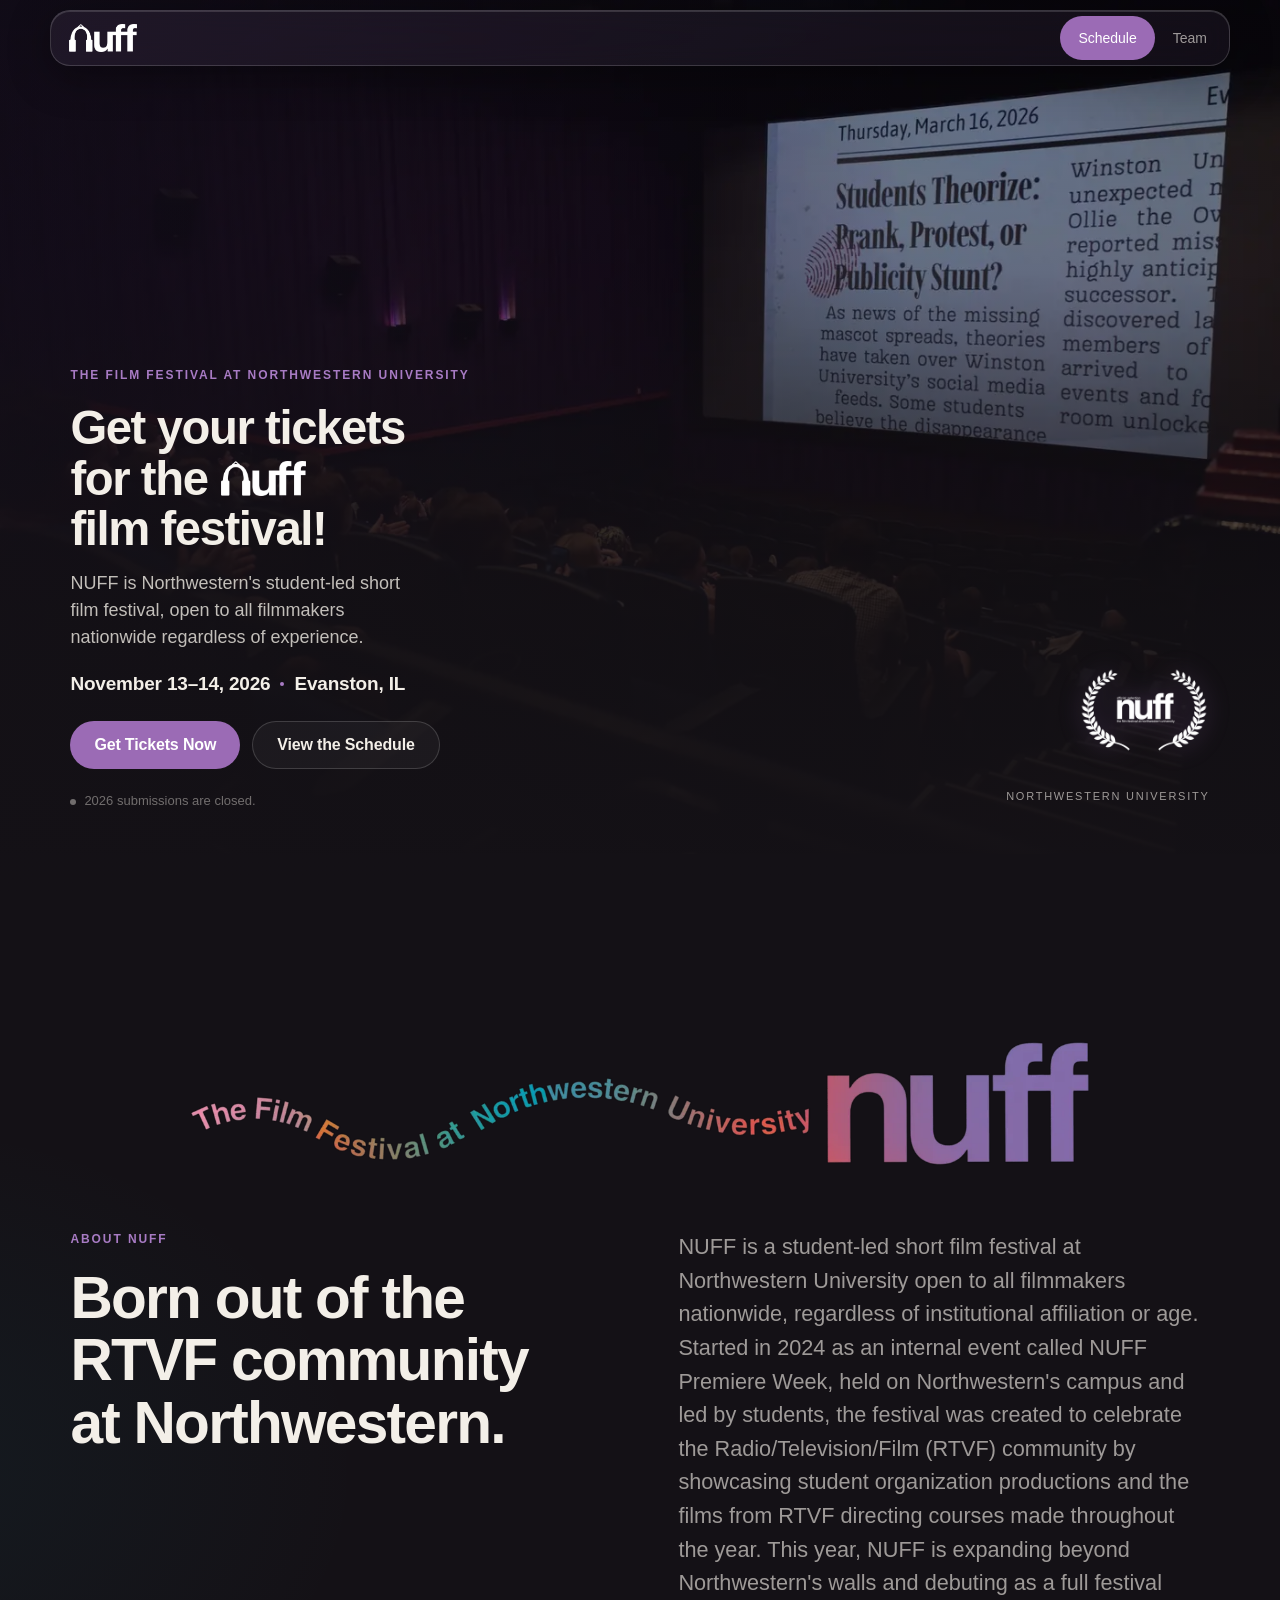
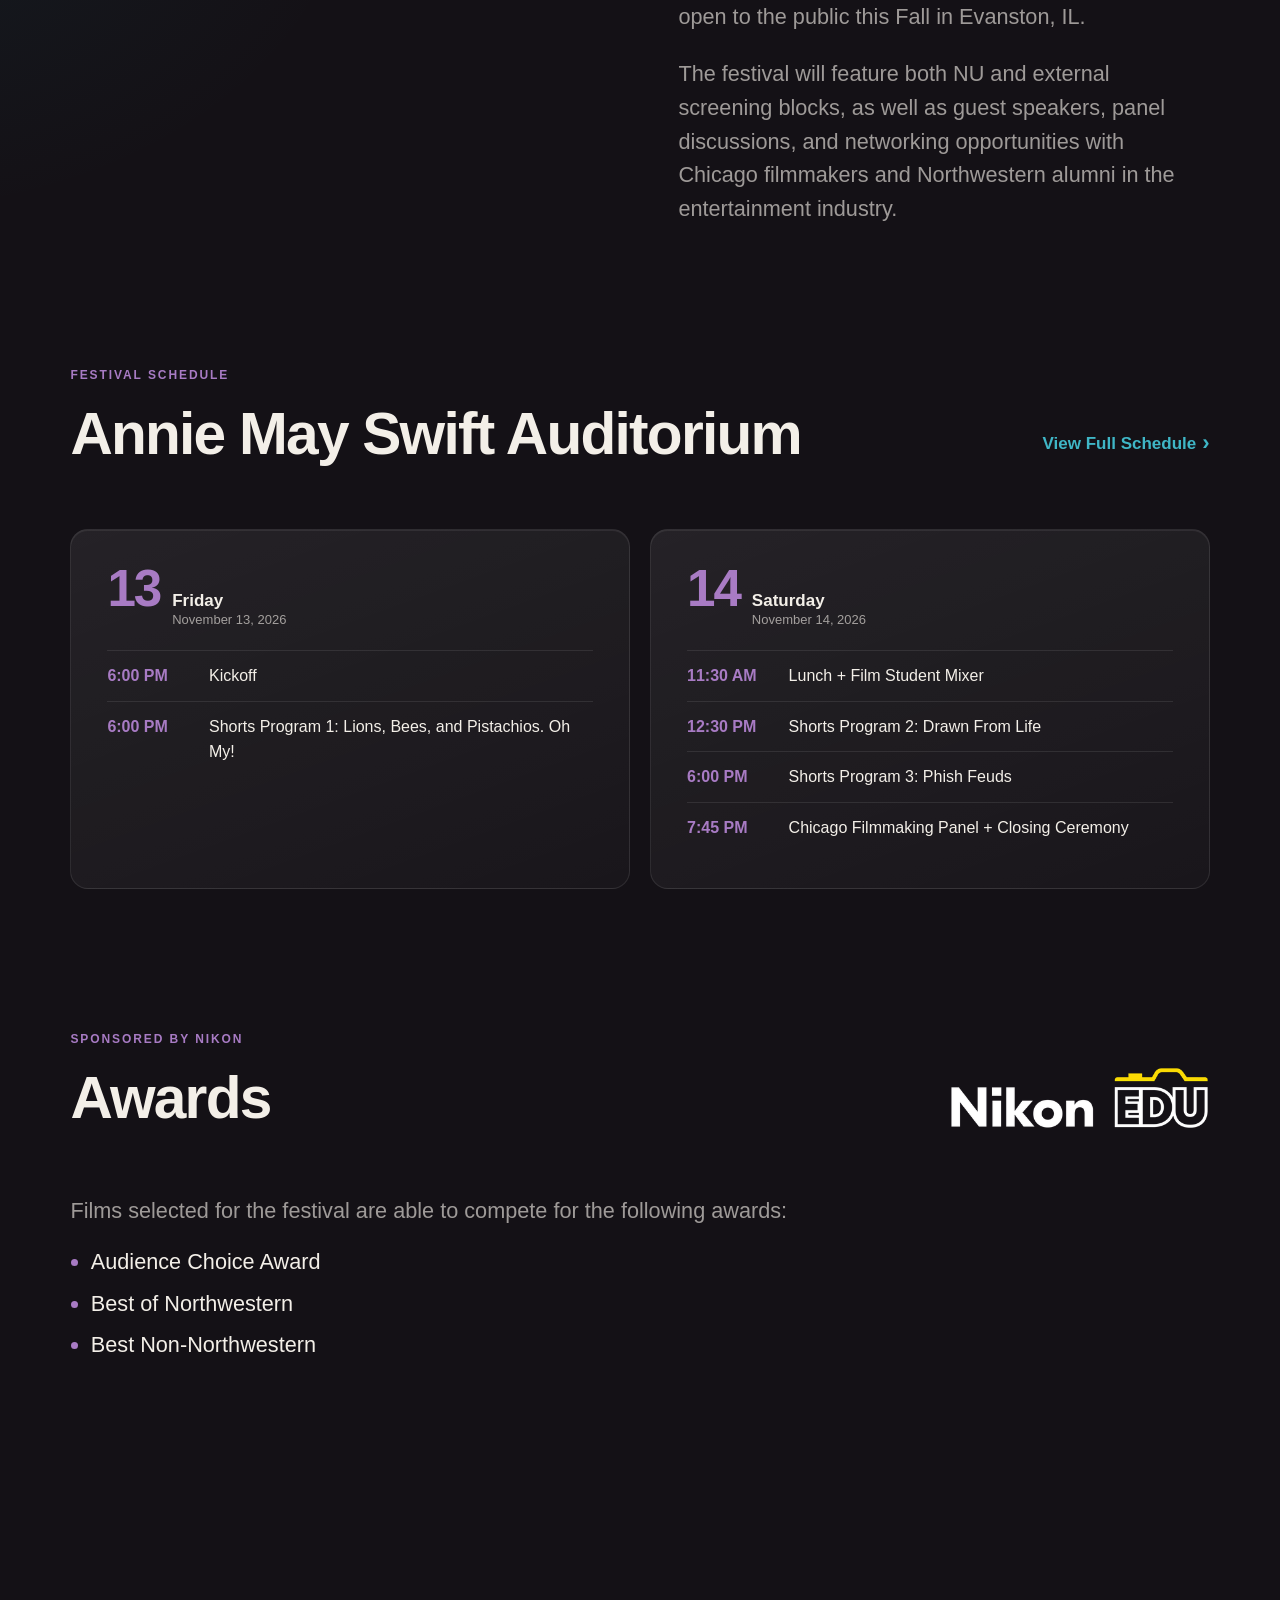
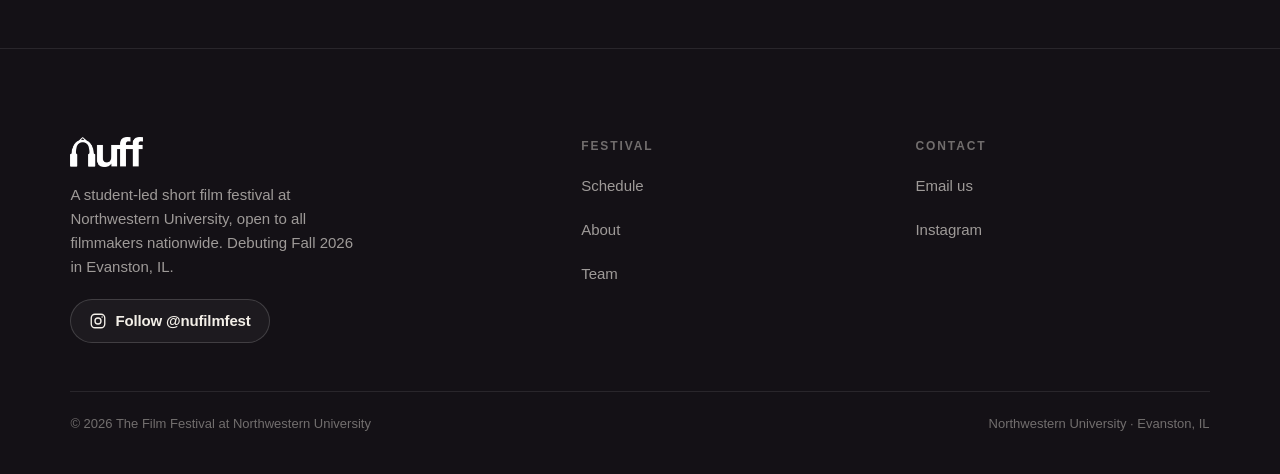
<file: index.html>
<!DOCTYPE html>
<html lang="en">
<head>
  <meta charset="UTF-8">
  <meta name="viewport" content="width=device-width, initial-scale=1, viewport-fit=cover">
  <title>NUFF 2026 | Nov 13–14</title>
  <meta name="description" content="Join us at Northwestern for two days of short films, conversations, and emerging voices. November 13–14, 2026 · Evanston, IL">
  <meta name="theme-color" content="#141116">
  <meta name="color-scheme" content="dark">
  <link rel="canonical" href="https://nufilmfest.com/">
  <meta property="og:type" content="website">
  <meta property="og:site_name" content="NUFF — The Film Festival at Northwestern">
  <meta property="og:title" content="NUFF 2026 | Nov 13–14">
  <meta property="og:description" content="Join us at Northwestern for two days of short films, conversations, and emerging voices. November 13–14, 2026 · Evanston, IL">
  <meta property="og:url" content="https://nufilmfest.com/">
  <meta property="og:image" content="https://nufilmfest.com/assets/img/og-image.jpg">
  <meta property="og:image:width" content="1200">
  <meta property="og:image:height" content="630">
  <meta name="twitter:card" content="summary_large_image">
  <link rel="icon" href="assets/img/favicon.ico" sizes="any">
  <link rel="icon" type="image/png" sizes="32x32" href="assets/img/favicon-32.png">
  <link rel="icon" type="image/png" sizes="16x16" href="assets/img/favicon-16.png">
  <link rel="apple-touch-icon" href="assets/img/apple-touch-icon.png">
  <link rel="stylesheet" href="assets/css/site.css">
  <script>(function(d){d.classList.add('js');setTimeout(function(){if(!d.classList.contains('reveal-ready'))d.classList.add('reveal-safe')},2500)})(document.documentElement);</script>
  <script src="assets/js/site.js" defer></script>
</head>
<body>
<a class="skip-link" href="#main">Skip to content</a>
<header>
  <nav class="site-nav glass" aria-label="Main">
    <a class="nav-logo" href="index.html" aria-label="NUFF home"><img src="assets/img/nuff-logo-white.png" alt="NUFF" width="68" height="28"></a>
    <ul class="nav-links">
      <li><a href="schedule/index.html" class="nav-cta">Schedule</a></li>
      <li><a href="team/index.html">Team</a></li>
    </ul>
    <div class="nav-mobile">
      <a class="nav-cta" href="schedule/index.html">Schedule</a>
      <button class="menu-btn" type="button" aria-expanded="false" aria-controls="menu-panel" aria-label="Open menu"><span class="menu-icon" aria-hidden="true"></span></button>
    </div>
  </nav>
  <div class="menu-panel glass" id="menu-panel" hidden>
    <ul>
      <li><a href="index.html" aria-current="page">Home</a></li>
      <li><a href="schedule/index.html">Schedule</a></li>
      <li><a href="team/index.html">Team</a></li>
    </ul>
  </div>
</header>
<main id="main">
  <section class="hero" aria-labelledby="hero-title">
    <div class="hero-media">
      <picture>
        <source type="image/webp" srcset="assets/img/hero-800.webp 800w, assets/img/hero-1400.webp 1400w, assets/img/hero-2200.webp 2200w" sizes="100vw">
        <img src="assets/img/hero-1400.jpg" alt="" width="1400" height="935" fetchpriority="high" decoding="async">
      </picture>
    </div>
    <div class="wrap hero-inner">
      <div>
        <p class="eyebrow">The Film Festival at Northwestern University</p>
        <h1 class="display" id="hero-title">Get your tickets for the <img class="h1-logo" src="assets/img/nuff-logo-white.png" alt="NUFF" width="268" height="110"> film festival!</h1>
        <p class="lead">NUFF is Northwestern's student-led short film festival, open to all filmmakers nationwide regardless of experience.</p>
        <p class="hero-when"><span>November 13–14, 2026</span><span class="dot" aria-hidden="true"></span><span>Evanston, IL</span></p>
        <div class="btn-row">
          <a class="btn btn-primary" href="https://www.eventbrite.com/e/2004157718687?aff=oddtdtcreator" target="_blank" rel="noopener">Get Tickets Now</a>
          <a class="btn btn-ghost" href="schedule/index.html">View the Schedule</a>
        </div>
        <p class="hero-notice">2026 submissions are closed.</p>
      </div>
      <div class="hero-badge" aria-hidden="true">
        <img src="assets/img/nuff-selection-white.png" alt="" width="300" height="300">
        <p>Northwestern University</p>
      </div>
    </div>
  </section>

  <section class="section" id="about" aria-labelledby="about-title">
    <div class="wrap">
      <picture class="reveal">
        <source type="image/webp" srcset="assets/img/ombre-graphic-1400.webp">
        <img class="about-graphic" src="assets/img/ombre-graphic-1400.png" alt="The Film Festival at Northwestern University" width="1400" height="195" loading="lazy" decoding="async">
      </picture>
      <div class="split">
        <div class="reveal">
          <p class="eyebrow">About NUFF</p>
          <h2 class="h2" id="about-title">Born out of the RTVF community at Northwestern.</h2>
        </div>
        <div class="about-copy reveal" style="--i:1">
          <p>NUFF is a student-led short film festival at Northwestern University open to all filmmakers nationwide, regardless of institutional affiliation or age. Started in 2024 as an internal event called NUFF Premiere Week, held on Northwestern's campus and led by students, the festival was created to celebrate the Radio/Television/Film (RTVF) community by showcasing student organization productions and the films from RTVF directing courses made throughout the year. This year, NUFF is expanding beyond Northwestern's walls and debuting as a full festival open to the public this Fall in Evanston, IL.</p>
          <p>The festival will feature both NU and external screening blocks, as well as guest speakers, panel discussions, and networking opportunities with Chicago filmmakers and Northwestern alumni in the entertainment industry.</p>
        </div>
      </div>
    </div>
  </section>

  <section class="section" aria-labelledby="sched-title">
    <div class="wrap">
      <div class="section-head">
        <div class="reveal">
          <p class="eyebrow">Festival Schedule</p>
          <h2 class="h2" id="sched-title">Annie May Swift Auditorium</h2>
        </div>
        <a class="link-arrow reveal" href="schedule/index.html">View Full Schedule</a>
      </div>
      <div class="preview-days">
      <article class="preview-day glass-flat reveal" style="--i:0">
        <h3><span class="date-num">13</span><span class="date-txt">Friday<small>November 13, 2026</small></span></h3>
        <ol class="mini-agenda">
          <li><time>6:00 PM</time><span>Kickoff</span></li>
          <li><time>6:00 PM</time><span>Shorts Program 1: Lions, Bees, and Pistachios. Oh My!</span></li>
        </ol>
      </article>
      <article class="preview-day glass-flat reveal" style="--i:1">
        <h3><span class="date-num">14</span><span class="date-txt">Saturday<small>November 14, 2026</small></span></h3>
        <ol class="mini-agenda">
          <li><time>11:30 AM</time><span>Lunch + Film Student Mixer</span></li>
          <li><time>12:30 PM</time><span>Shorts Program 2: Drawn From Life</span></li>
          <li><time>6:00 PM</time><span>Shorts Program 3: Phish Feuds</span></li>
          <li><time>7:45 PM</time><span>Chicago Filmmaking Panel + Closing Ceremony</span></li>
        </ol>
      </article>
      </div>
    </div>
  </section>

  <section class="section" id="awards" aria-labelledby="awards-title">
    <div class="wrap">
      <div class="section-head">
        <div class="reveal">
          <p class="eyebrow">Sponsored by Nikon</p>
          <h2 class="h2" id="awards-title">Awards</h2>
        </div>
        <div class="sponsor-logo reveal"><img src="assets/img/nikon-edu-logo.png" srcset="assets/img/nikon-edu-logo.png 1x, assets/img/nikon-edu-logo@2x.png 2x" alt="Nikon EDU" width="423" height="104" loading="lazy" decoding="async"></div>
      </div>
      <div class="awards-copy reveal">
        <p>Films selected for the festival are able to compete for the following awards:</p>
        <ul>
          <li>Audience Choice Award</li>
          <li>Best of Northwestern</li>
          <li>Best Non-Northwestern</li>
        </ul>
      </div>
    </div>
  </section>
</main>
<footer class="site-footer">
  <div class="wrap">
    <div class="footer-grid">
      <div class="footer-brand">
        <img src="assets/img/nuff-logo-white.png" alt="NUFF" width="73" height="30" loading="lazy">
        <p>A student-led short film festival at Northwestern University, open to all filmmakers nationwide. Debuting Fall 2026 in Evanston, IL.</p>
        <a class="btn btn-ghost btn-small" href="https://instagram.com/nufilmfest" target="_blank" rel="noopener"><svg class="insta-icon" viewBox="0 0 24 24" fill="none" stroke="currentColor" stroke-width="1.8" aria-hidden="true"><rect x="3" y="3" width="18" height="18" rx="5"/><circle cx="12" cy="12" r="4"/><circle cx="17.5" cy="6.5" r="1" fill="currentColor" stroke="none"/></svg> Follow @nufilmfest</a>
      </div>
      <div class="footer-col">
        <h2>Festival</h2>
        <ul>
          <li><a href="schedule/index.html">Schedule</a></li>
          <li><a href="#about">About</a></li>
          <li><a href="team/index.html">Team</a></li>
        </ul>
      </div>
      <div class="footer-col">
        <h2>Contact</h2>
        <ul>
          <li><a href="mailto:nuff.filmfestival@gmail.com">Email us</a></li>
          <li><a href="https://instagram.com/nufilmfest" target="_blank" rel="noopener">Instagram</a></li>
        </ul>
      </div>
    </div>
    <div class="footer-bottom">
      <p>© 2026 The Film Festival at Northwestern University</p>
      <p>Northwestern University · Evanston, IL</p>
    </div>
  </div>
</footer>
</body>
</html>
</file>
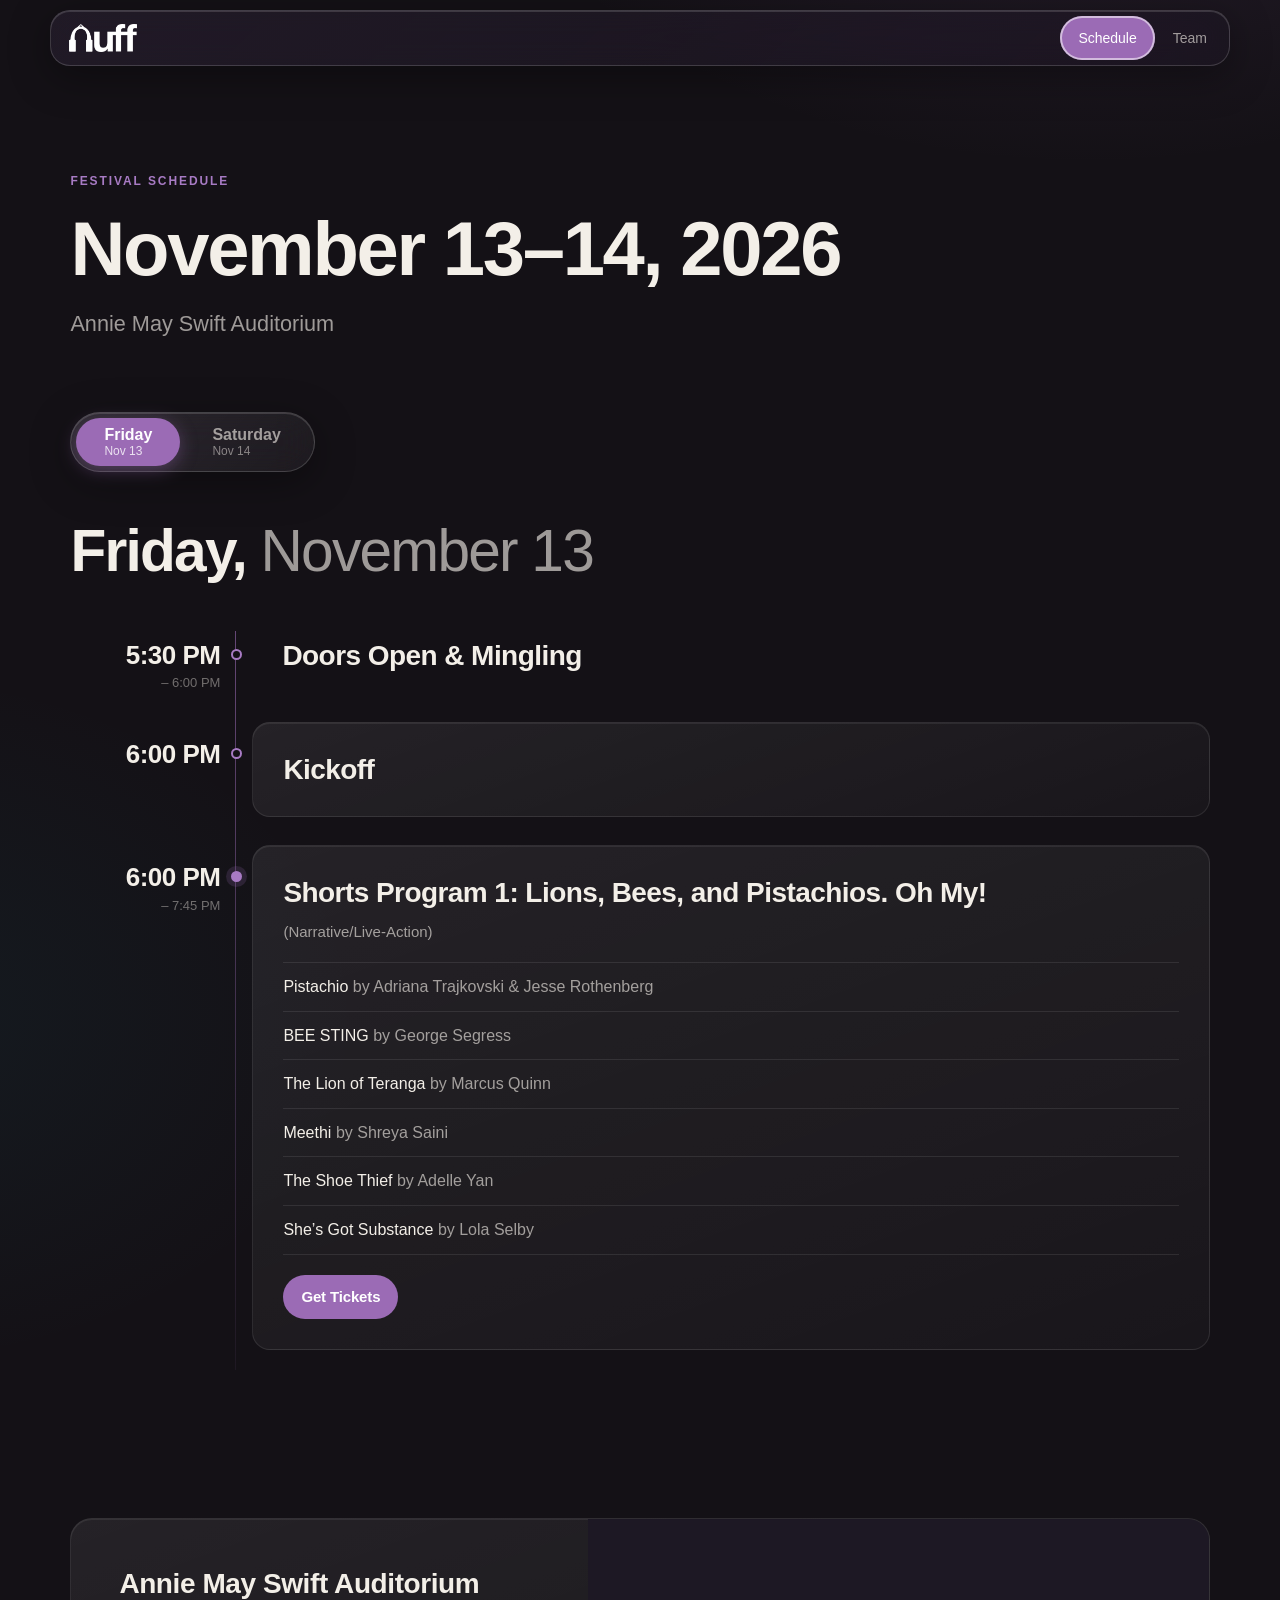
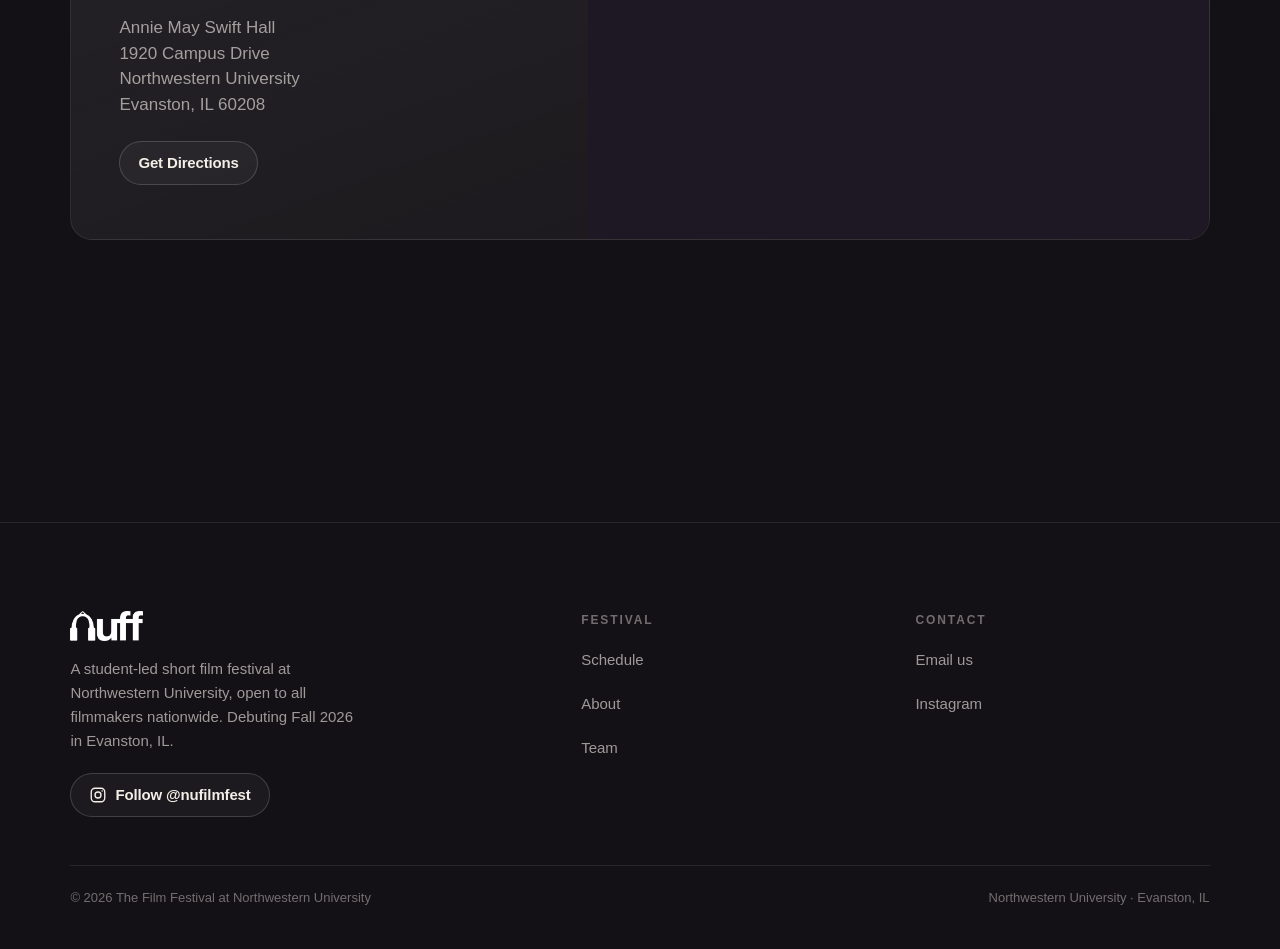
<file: schedule/index.html>
<!DOCTYPE html>
<html lang="en">
<head>
  <meta charset="UTF-8">
  <meta name="viewport" content="width=device-width, initial-scale=1, viewport-fit=cover">
  <title>Schedule | NUFF 2026</title>
  <meta name="description" content="November 13–14, 2026 · Annie May Swift Auditorium, Northwestern University">
  <meta name="theme-color" content="#141116">
  <meta name="color-scheme" content="dark">
  <link rel="canonical" href="https://nufilmfest.com/schedule/">
  <meta property="og:type" content="website">
  <meta property="og:site_name" content="NUFF — The Film Festival at Northwestern">
  <meta property="og:title" content="Schedule | NUFF 2026">
  <meta property="og:description" content="November 13–14, 2026 · Annie May Swift Auditorium, Northwestern University">
  <meta property="og:url" content="https://nufilmfest.com/schedule/">
  <meta property="og:image" content="https://nufilmfest.com/assets/img/og-image.jpg">
  <meta property="og:image:width" content="1200">
  <meta property="og:image:height" content="630">
  <meta name="twitter:card" content="summary_large_image">
  <link rel="icon" href="../assets/img/favicon.ico" sizes="any">
  <link rel="icon" type="image/png" sizes="32x32" href="../assets/img/favicon-32.png">
  <link rel="icon" type="image/png" sizes="16x16" href="../assets/img/favicon-16.png">
  <link rel="apple-touch-icon" href="../assets/img/apple-touch-icon.png">
  <link rel="stylesheet" href="../assets/css/site.css">
  <script>(function(d){d.classList.add('js');setTimeout(function(){if(!d.classList.contains('reveal-ready'))d.classList.add('reveal-safe')},2500)})(document.documentElement);</script>
  <script src="../assets/js/site.js" defer></script>
</head>
<body>
<a class="skip-link" href="#main">Skip to content</a>
<header>
  <nav class="site-nav glass" aria-label="Main">
    <a class="nav-logo" href="../index.html" aria-label="NUFF home"><img src="../assets/img/nuff-logo-white.png" alt="NUFF" width="68" height="28"></a>
    <ul class="nav-links">
      <li><a href="../schedule/index.html" aria-current="page" class="nav-cta">Schedule</a></li>
      <li><a href="../team/index.html">Team</a></li>
    </ul>
    <div class="nav-mobile">
      <a class="nav-cta" href="../schedule/index.html" aria-current="page">Schedule</a>
      <button class="menu-btn" type="button" aria-expanded="false" aria-controls="menu-panel" aria-label="Open menu"><span class="menu-icon" aria-hidden="true"></span></button>
    </div>
  </nav>
  <div class="menu-panel glass" id="menu-panel" hidden>
    <ul>
      <li><a href="../index.html">Home</a></li>
      <li><a href="../schedule/index.html" aria-current="page">Schedule</a></li>
      <li><a href="../team/index.html">Team</a></li>
    </ul>
  </div>
</header>
<main id="main">
  <div class="wrap page-head">
    <p class="eyebrow reveal">Festival Schedule</p>
    <h1 class="h1 reveal" style="--i:1">November 13–14, 2026</h1>
    <p class="lead reveal" style="--i:2">Annie May Swift Auditorium</p>
  </div>

  <div class="wrap">
    <div class="day-tabs glass" role="tablist" aria-label="Festival days">
      <button class="day-tab" role="tab" type="button" id="tab-fri" data-day="fri" aria-controls="panel-fri" aria-selected="true">Friday<small>Nov 13</small></button>
      <button class="day-tab" role="tab" type="button" id="tab-sat" data-day="sat" aria-controls="panel-sat" aria-selected="false" tabindex=-1>Saturday<small>Nov 14</small></button>
    </div>
    <section class="day-panel" id="panel-fri" role="tabpanel" aria-labelledby="tab-fri" tabindex="-1">
      <h2 class="h2 day-title reveal">Friday, <span class="muted">November 13</span></h2>
      <ol class="agenda">
        <li class="reveal" style="--i:0">
          <div class="agenda-time"><strong>5:30 PM</strong><span>– 6:00 PM</span></div>
          <div class="agenda-dot" aria-hidden="true"></div>
          <div class="event minor">
            <h3>Doors Open &amp; Mingling</h3>
          </div>
        </li>
        <li class="reveal" style="--i:1">
          <div class="agenda-time"><strong>6:00 PM</strong></div>
          <div class="agenda-dot" aria-hidden="true"></div>
          <div class="event glass-flat">
            <h3>Kickoff</h3>
          </div>
        </li>
        <li class="reveal is-screening" style="--i:2">
          <div class="agenda-time"><strong>6:00 PM</strong><span>– 7:45 PM</span></div>
          <div class="agenda-dot" aria-hidden="true"></div>
          <div class="event glass-flat">
            <h3 id="block-1">Shorts Program 1: Lions, Bees, and Pistachios. Oh My!</h3>
            <p class="note">(Narrative/Live-Action)</p>
            <ol class="event-films" aria-label="Films in Shorts Program 1">
              <li><span class="ft">Pistachio</span> <span class="fd">by Adriana Trajkovski &amp; Jesse Rothenberg</span></li>
              <li><span class="ft">BEE STING</span> <span class="fd">by George Segress</span></li>
              <li><span class="ft">The Lion of Teranga</span> <span class="fd">by Marcus Quinn</span></li>
              <li><span class="ft">Meethi</span> <span class="fd">by Shreya Saini</span></li>
              <li><span class="ft">The Shoe Thief</span> <span class="fd">by Adelle Yan</span></li>
              <li><span class="ft">She’s Got Substance</span> <span class="fd">by Lola Selby</span></li>
            </ol>
            <div class="event-actions">
              <a class="btn btn-primary btn-small" data-ticket="fri-evening" aria-disabled="true">Tickets TBD</a>
            </div>
          </div>
        </li>
      </ol>
    </section>
    <section class="day-panel" id="panel-sat" role="tabpanel" aria-labelledby="tab-sat" tabindex="-1">
      <h2 class="h2 day-title reveal">Saturday, <span class="muted">November 14</span></h2>
      <ol class="agenda">
        <li class="reveal" style="--i:0">
          <div class="agenda-time"><strong>11:15 AM</strong><span>– 11:30 AM</span></div>
          <div class="agenda-dot" aria-hidden="true"></div>
          <div class="event minor">
            <h3>Doors Open</h3>
          </div>
        </li>
        <li class="reveal" style="--i:1">
          <div class="agenda-time"><strong>11:30 AM</strong><span>– 12:30 PM</span></div>
          <div class="agenda-dot" aria-hidden="true"></div>
          <div class="event glass-flat">
            <h3>Lunch + Film Student Mixer</h3>
            <p class="note">Open to everyone. Tickets sold separately. We encourage you to book with a Block 2 ticket.</p>
            <p class="note">Food is limited and available on a first-come, first-served basis while supplies last.</p>
          </div>
        </li>
        <li class="reveal is-screening" style="--i:2">
          <div class="agenda-time"><strong>12:30 PM</strong><span>– 2:00 PM</span></div>
          <div class="agenda-dot" aria-hidden="true"></div>
          <div class="event glass-flat">
            <h3 id="block-2">Shorts Program 2: Drawn From Life</h3>
            <p class="note">(Documentary/<wbr>Animation)</p>
            <ol class="event-films" aria-label="Films in Shorts Program 2">
              <li><span class="ft">PASALUBONG!</span> <span class="fd">by Sophia Uy</span></li>
              <li><span class="ft">The Clown Show</span> <span class="fd">by Kennedy Birtcher</span></li>
              <li><span class="ft">Stay</span> <span class="fd">by Dylan Kaufmann</span></li>
              <li><span class="ft">Crying Laughing</span> <span class="fd">by Zoe Kritzer</span></li>
              <li><span class="ft">Bootstrapping for the Boobied</span> <span class="fd">by Stella Chen</span></li>
              <li><span class="ft">Coming back <span class="nowrap">(回来了)</span></span> <span class="fd">by Elizabeth Cheng</span></li>
              <li><span class="ft">Point Nemo</span> <span class="fd">by Ava Elizabeth Azarmi</span></li>
              <li><span class="ft">Common Fly</span> <span class="fd">by Ian Castracane</span></li>
            </ol>
            <div class="event-actions">
              <a class="btn btn-primary btn-small" data-ticket="sat-afternoon" aria-disabled="true">Tickets TBD</a>
            </div>
          </div>
        </li>
        <li class="reveal" style="--i:3">
          <div class="agenda-time"><strong>5:30 PM</strong><span>– 6:00 PM</span></div>
          <div class="agenda-dot" aria-hidden="true"></div>
          <div class="event minor">
            <h3>Doors Open</h3>
          </div>
        </li>
        <li class="reveal is-screening" style="--i:4">
          <div class="agenda-time"><strong>6:00 PM</strong><span>– 7:45 PM</span></div>
          <div class="agenda-dot" aria-hidden="true"></div>
          <div class="event glass-flat">
            <h3 id="block-3">Shorts Program 3: Phish Feuds</h3>
            <p class="note">(Narrative/Live-Action)</p>
            <ol class="event-films" aria-label="Films in Shorts Program 3">
              <li><span class="ft">CHECK PLEASE</span> <span class="fd">by Shane Chung</span></li>
              <li><span class="ft">Soldiers</span> <span class="fd">by Jonas Serpa Souza</span></li>
              <li><span class="ft">REENACTMENT</span> <span class="fd">by Shahzeb Shah</span></li>
              <li><span class="ft">Teach a Man to Fish</span> <span class="fd">by Elianna Phillips</span></li>
              <li><span class="ft">Holy Mother</span> <span class="fd">by David Diouf</span></li>
              <li><span class="ft">Really Good Deal</span> <span class="fd">by Jon Plester</span></li>
              <li><span class="ft">Back Then</span> <span class="fd">by Junhyeok Kim</span></li>
            </ol>
            <div class="event-actions">
              <a class="btn btn-primary btn-small" data-ticket="sat-evening" aria-disabled="true">Tickets TBD</a>
            </div>
          </div>
        </li>
        <li class="reveal" style="--i:5">
          <div class="agenda-time"><strong>7:45 PM</strong><span>– 9:00 PM</span></div>
          <div class="agenda-dot" aria-hidden="true"></div>
          <div class="event glass-flat">
            <h3>Chicago Filmmaking Panel + Closing Ceremony</h3>
            <p class="note">Speakers to be announced on Eventbrite.</p>
          </div>
        </li>
      </ol>
    </section>
  </div>

  <section class="section" aria-labelledby="venue-title">
    <div class="wrap">
      <div class="venue-card glass-flat reveal">
        <div class="venue-info">
          <h2 class="h3" id="venue-title">Annie May Swift Auditorium</h2>
          <address>Annie May Swift Hall<br><span class="nowrap">1920 Campus Drive</span><br>Northwestern University<br><span class="nowrap">Evanston, IL 60208</span></address>
          <a class="btn btn-ghost btn-small" href="https://www.google.com/maps/dir/?api=1&destination=Annie+May+Swift+Hall,+1920+Campus+Dr,+Evanston,+IL+60208" target="_blank" rel="noopener">Get Directions</a>
        </div>
        <div class="map-slot" data-src="https://maps.google.com/maps?q=Annie+May+Swift+Hall+1920+Campus+Dr+Evanston+IL+60208&output=embed" data-title="Map of Annie May Swift Hall, Northwestern University">
          <div class="map-load"><button class="btn btn-ghost btn-small" type="button">Load map</button></div>
        </div>
      </div>
    </div>
  </section>
</main>
<footer class="site-footer">
  <div class="wrap">
    <div class="footer-grid">
      <div class="footer-brand">
        <img src="../assets/img/nuff-logo-white.png" alt="NUFF" width="73" height="30" loading="lazy">
        <p>A student-led short film festival at Northwestern University, open to all filmmakers nationwide. Debuting Fall 2026 in Evanston, IL.</p>
        <a class="btn btn-ghost btn-small" href="https://instagram.com/nufilmfest" target="_blank" rel="noopener"><svg class="insta-icon" viewBox="0 0 24 24" fill="none" stroke="currentColor" stroke-width="1.8" aria-hidden="true"><rect x="3" y="3" width="18" height="18" rx="5"/><circle cx="12" cy="12" r="4"/><circle cx="17.5" cy="6.5" r="1" fill="currentColor" stroke="none"/></svg> Follow @nufilmfest</a>
      </div>
      <div class="footer-col">
        <h2>Festival</h2>
        <ul>
          <li><a href="../schedule/index.html">Schedule</a></li>
          <li><a href="../index.html#about">About</a></li>
          <li><a href="../team/index.html">Team</a></li>
        </ul>
      </div>
      <div class="footer-col">
        <h2>Contact</h2>
        <ul>
          <li><a href="mailto:nuff.filmfestival@gmail.com">Email us</a></li>
          <li><a href="https://instagram.com/nufilmfest" target="_blank" rel="noopener">Instagram</a></li>
        </ul>
      </div>
    </div>
    <div class="footer-bottom">
      <p>© 2026 The Film Festival at Northwestern University</p>
      <p>Northwestern University · Evanston, IL</p>
    </div>
  </div>
</footer>
</body>
</html>
</file>
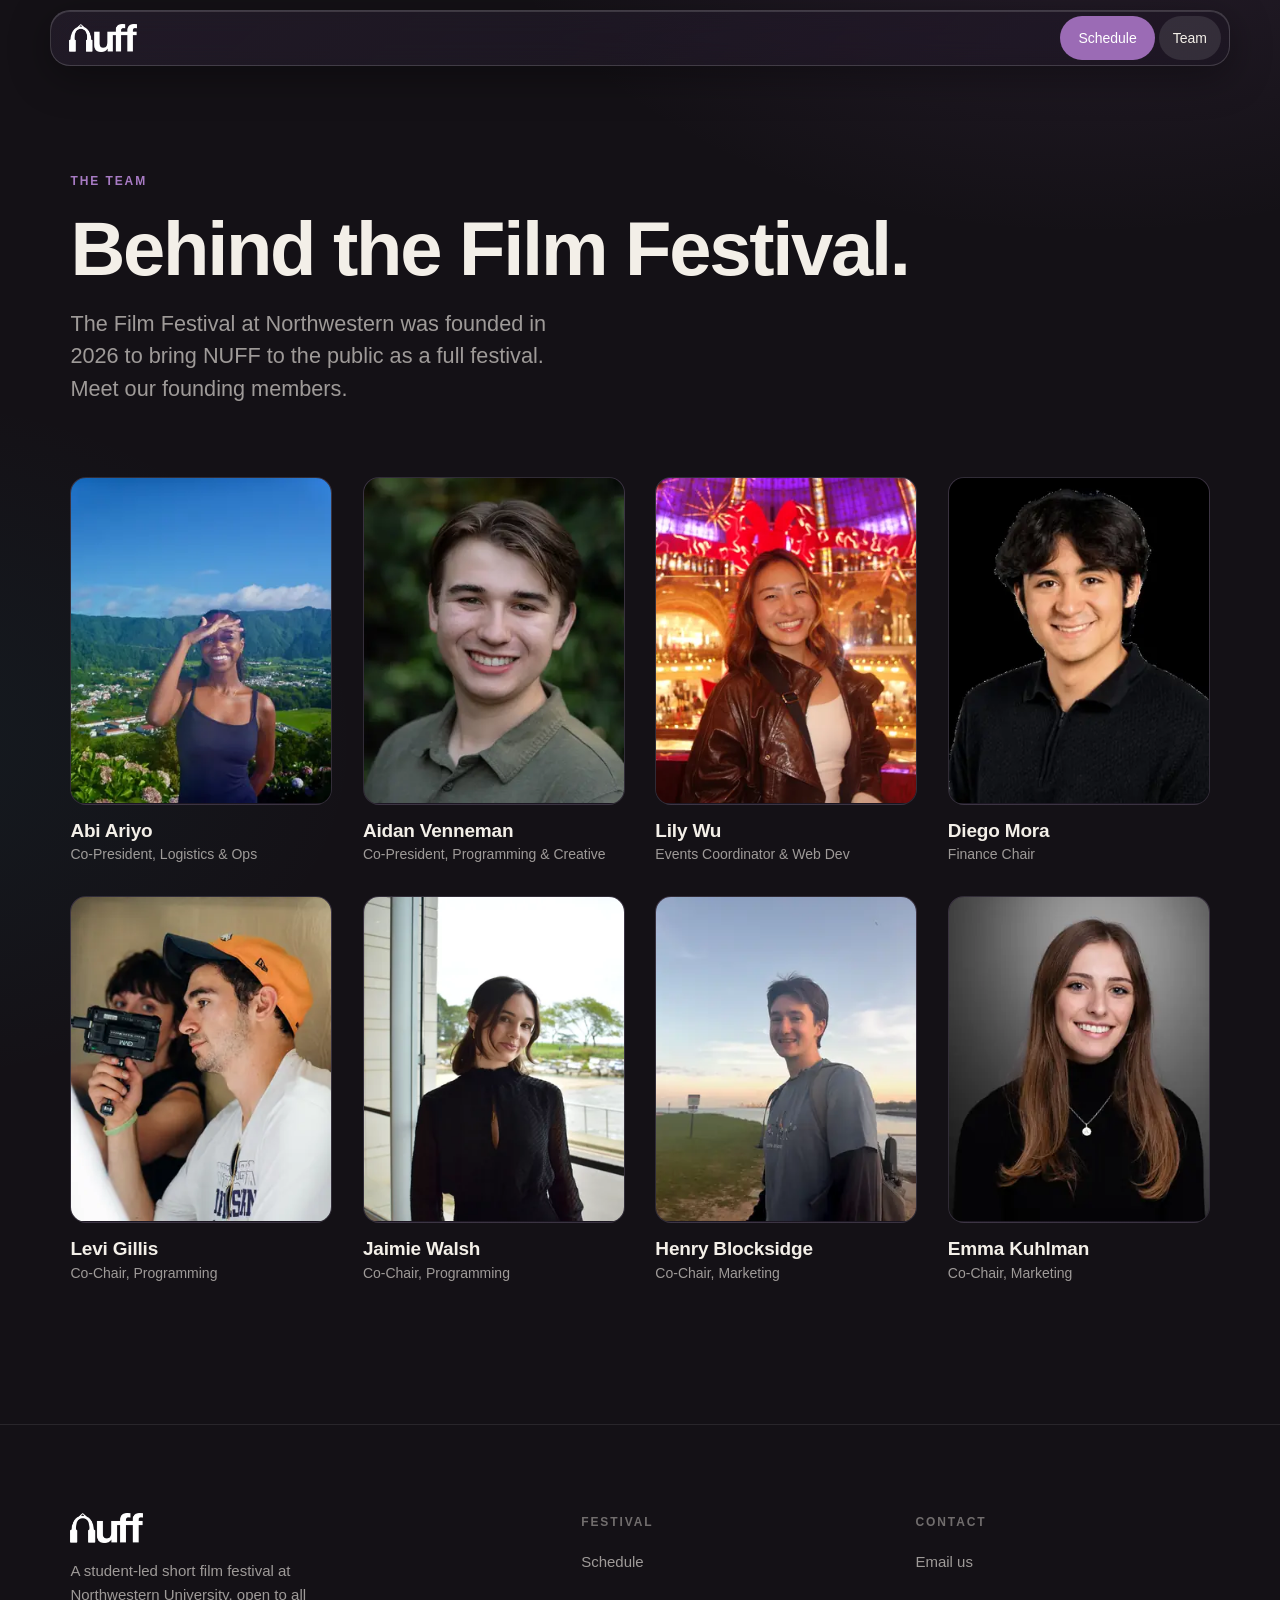
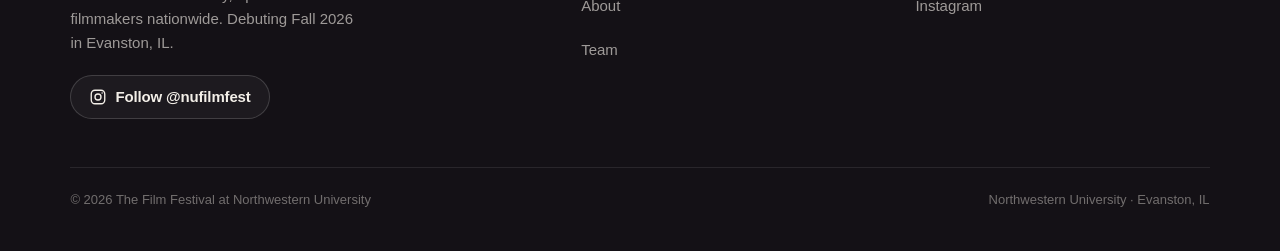
<file: team/index.html>
<!DOCTYPE html>
<html lang="en">
<head>
  <meta charset="UTF-8">
  <meta name="viewport" content="width=device-width, initial-scale=1, viewport-fit=cover">
  <title>Team | NUFF 2026</title>
  <meta name="description" content="The NUFF 2026 team, Northwestern University.">
  <meta name="theme-color" content="#141116">
  <meta name="color-scheme" content="dark">
  <link rel="canonical" href="https://nufilmfest.com/team/">
  <meta property="og:type" content="website">
  <meta property="og:site_name" content="NUFF — The Film Festival at Northwestern">
  <meta property="og:title" content="Team | NUFF 2026">
  <meta property="og:description" content="The NUFF 2026 team, Northwestern University.">
  <meta property="og:url" content="https://nufilmfest.com/team/">
  <meta property="og:image" content="https://nufilmfest.com/assets/img/og-image.jpg">
  <meta property="og:image:width" content="1200">
  <meta property="og:image:height" content="630">
  <meta name="twitter:card" content="summary_large_image">
  <link rel="icon" href="../assets/img/favicon.ico" sizes="any">
  <link rel="icon" type="image/png" sizes="32x32" href="../assets/img/favicon-32.png">
  <link rel="icon" type="image/png" sizes="16x16" href="../assets/img/favicon-16.png">
  <link rel="apple-touch-icon" href="../assets/img/apple-touch-icon.png">
  <link rel="stylesheet" href="../assets/css/site.css">
  <script>(function(d){d.classList.add('js');setTimeout(function(){if(!d.classList.contains('reveal-ready'))d.classList.add('reveal-safe')},2500)})(document.documentElement);</script>
  <script src="../assets/js/site.js" defer></script>
</head>
<body>
<a class="skip-link" href="#main">Skip to content</a>
<header>
  <nav class="site-nav glass" aria-label="Main">
    <a class="nav-logo" href="../index.html" aria-label="NUFF home"><img src="../assets/img/nuff-logo-white.png" alt="NUFF" width="68" height="28"></a>
    <ul class="nav-links">
      <li><a href="../schedule/index.html" class="nav-cta">Schedule</a></li>
      <li><a href="../team/index.html" aria-current="page">Team</a></li>
    </ul>
    <div class="nav-mobile">
      <a class="nav-cta" href="../schedule/index.html">Schedule</a>
      <button class="menu-btn" type="button" aria-expanded="false" aria-controls="menu-panel" aria-label="Open menu"><span class="menu-icon" aria-hidden="true"></span></button>
    </div>
  </nav>
  <div class="menu-panel glass" id="menu-panel" hidden>
    <ul>
      <li><a href="../index.html">Home</a></li>
      <li><a href="../schedule/index.html">Schedule</a></li>
      <li><a href="../team/index.html" aria-current="page">Team</a></li>
    </ul>
  </div>
</header>
<main id="main">
  <div class="wrap page-head">
    <p class="eyebrow reveal">The Team</p>
    <h1 class="h1 reveal" style="--i:1">Behind the Film Festival.</h1>
    <p class="lead reveal" style="--i:2">The Film Festival at Northwestern was founded in 2026 to bring NUFF to the public as a full festival. Meet our founding members.</p>
  </div>
  <div class="wrap">
    <ul class="team-grid">
      <li class="reveal" style="--i:0">
        <figure class="member">
          <div class="photo"><picture><source type="image/webp" srcset="../assets/img/team/abi-ariyo-320.webp 320w, ../assets/img/team/abi-ariyo-640.webp 640w" sizes="(max-width: 640px) 46vw, (max-width: 900px) 30vw, 280px"><img src="../assets/img/team/abi-ariyo-640.jpg" alt="Portrait of Abi Ariyo" width="640" height="800" loading="eager" fetchpriority="high" decoding="async"></picture></div>
          <figcaption><p class="name">Abi Ariyo</p><p class="role">Co-President, Logistics &amp; Ops</p></figcaption>
        </figure>
      </li>
      <li class="reveal" style="--i:1">
        <figure class="member">
          <div class="photo"><picture><source type="image/webp" srcset="../assets/img/team/aidan-venneman-320.webp 320w, ../assets/img/team/aidan-venneman-640.webp 640w" sizes="(max-width: 640px) 46vw, (max-width: 900px) 30vw, 280px"><img src="../assets/img/team/aidan-venneman-640.jpg" alt="Portrait of Aidan Venneman" width="640" height="800" loading="eager" fetchpriority="high" decoding="async"></picture></div>
          <figcaption><p class="name">Aidan Venneman</p><p class="role">Co-President, Programming &amp; Creative</p></figcaption>
        </figure>
      </li>
      <li class="reveal" style="--i:2">
        <figure class="member">
          <div class="photo"><picture><source type="image/webp" srcset="../assets/img/team/lily-wu-320.webp 320w, ../assets/img/team/lily-wu-640.webp 640w" sizes="(max-width: 640px) 46vw, (max-width: 900px) 30vw, 280px"><img src="../assets/img/team/lily-wu-640.jpg" alt="Portrait of Lily Wu" width="640" height="800" loading="lazy" decoding="async"></picture></div>
          <figcaption><p class="name">Lily Wu</p><p class="role">Events Coordinator &amp; Web Dev</p></figcaption>
        </figure>
      </li>
      <li class="reveal" style="--i:3">
        <figure class="member">
          <div class="photo"><picture><source type="image/webp" srcset="../assets/img/team/diego-mora-320.webp 320w, ../assets/img/team/diego-mora-640.webp 640w" sizes="(max-width: 640px) 46vw, (max-width: 900px) 30vw, 280px"><img src="../assets/img/team/diego-mora-640.jpg" alt="Portrait of Diego Mora" width="640" height="800" loading="lazy" decoding="async"></picture></div>
          <figcaption><p class="name">Diego Mora</p><p class="role">Finance Chair</p></figcaption>
        </figure>
      </li>
      <li class="reveal" style="--i:0">
        <figure class="member">
          <div class="photo"><picture><source type="image/webp" srcset="../assets/img/team/levi-gillis-320.webp 320w, ../assets/img/team/levi-gillis-640.webp 640w" sizes="(max-width: 640px) 46vw, (max-width: 900px) 30vw, 280px"><img src="../assets/img/team/levi-gillis-640.jpg" alt="Portrait of Levi Gillis" width="640" height="800" loading="lazy" decoding="async"></picture></div>
          <figcaption><p class="name">Levi Gillis</p><p class="role">Co-Chair, Programming</p></figcaption>
        </figure>
      </li>
      <li class="reveal" style="--i:1">
        <figure class="member">
          <div class="photo"><picture><source type="image/webp" srcset="../assets/img/team/jaimie-walsh-320.webp 320w, ../assets/img/team/jaimie-walsh-640.webp 640w" sizes="(max-width: 640px) 46vw, (max-width: 900px) 30vw, 280px"><img src="../assets/img/team/jaimie-walsh-640.jpg" alt="Portrait of Jaimie Walsh" width="640" height="800" loading="lazy" decoding="async"></picture></div>
          <figcaption><p class="name">Jaimie Walsh</p><p class="role">Co-Chair, Programming</p></figcaption>
        </figure>
      </li>
      <li class="reveal" style="--i:2">
        <figure class="member">
          <div class="photo"><picture><source type="image/webp" srcset="../assets/img/team/henry-blocksidge-320.webp 320w, ../assets/img/team/henry-blocksidge-640.webp 640w" sizes="(max-width: 640px) 46vw, (max-width: 900px) 30vw, 280px"><img src="../assets/img/team/henry-blocksidge-640.jpg" alt="Portrait of Henry Blocksidge" width="640" height="800" loading="lazy" decoding="async"></picture></div>
          <figcaption><p class="name">Henry Blocksidge</p><p class="role">Co-Chair, Marketing</p></figcaption>
        </figure>
      </li>
      <li class="reveal" style="--i:3">
        <figure class="member">
          <div class="photo"><picture><source type="image/webp" srcset="../assets/img/team/emma-kuhlman-320.webp 320w, ../assets/img/team/emma-kuhlman-640.webp 640w" sizes="(max-width: 640px) 46vw, (max-width: 900px) 30vw, 280px"><img src="../assets/img/team/emma-kuhlman-640.jpg" alt="Portrait of Emma Kuhlman" width="640" height="800" loading="lazy" decoding="async"></picture></div>
          <figcaption><p class="name">Emma Kuhlman</p><p class="role">Co-Chair, Marketing</p></figcaption>
        </figure>
      </li>
    </ul>
  </div>
</main>
<footer class="site-footer">
  <div class="wrap">
    <div class="footer-grid">
      <div class="footer-brand">
        <img src="../assets/img/nuff-logo-white.png" alt="NUFF" width="73" height="30" loading="lazy">
        <p>A student-led short film festival at Northwestern University, open to all filmmakers nationwide. Debuting Fall 2026 in Evanston, IL.</p>
        <a class="btn btn-ghost btn-small" href="https://instagram.com/nufilmfest" target="_blank" rel="noopener"><svg class="insta-icon" viewBox="0 0 24 24" fill="none" stroke="currentColor" stroke-width="1.8" aria-hidden="true"><rect x="3" y="3" width="18" height="18" rx="5"/><circle cx="12" cy="12" r="4"/><circle cx="17.5" cy="6.5" r="1" fill="currentColor" stroke="none"/></svg> Follow @nufilmfest</a>
      </div>
      <div class="footer-col">
        <h2>Festival</h2>
        <ul>
          <li><a href="../schedule/index.html">Schedule</a></li>
          <li><a href="../index.html#about">About</a></li>
          <li><a href="../team/index.html">Team</a></li>
        </ul>
      </div>
      <div class="footer-col">
        <h2>Contact</h2>
        <ul>
          <li><a href="mailto:nuff.filmfestival@gmail.com">Email us</a></li>
          <li><a href="https://instagram.com/nufilmfest" target="_blank" rel="noopener">Instagram</a></li>
        </ul>
      </div>
    </div>
    <div class="footer-bottom">
      <p>© 2026 The Film Festival at Northwestern University</p>
      <p>Northwestern University · Evanston, IL</p>
    </div>
  </div>
</footer>
</body>
</html>
</file>
<file: assets/css/site.css>
/* ==========================================================================
   NUFF 2026 — shared styles
   Dark purple cinematic identity, liquid glass on selected surfaces only.
   ========================================================================== */

:root {
  --bg:        #141116;
  --bg-2:      #1a1620;
  --surface:   rgba(255,255,255,0.035);
  --surface-2: rgba(255,255,255,0.06);
  --border:    rgba(255,255,255,0.09);
  --border-2:  rgba(255,255,255,0.16);
  --text:      #f3efe8;
  --muted:     rgba(243,239,232,0.62);
  --faint:     rgba(243,239,232,0.42);
  --purple:    #a87bc4;
  --purple-2:  #9B6BB5;
  --purple-dk: #4E2A84;
  --teal:      #3fb6c6;
  --amber:     #F0B020;
  --coral:     #E04545;

  --safe-t: env(safe-area-inset-top, 0px);
  --safe-r: env(safe-area-inset-right, 0px);
  --safe-b: env(safe-area-inset-bottom, 0px);
  --safe-l: env(safe-area-inset-left, 0px);

  --gutter: clamp(20px, 5.5vw, 72px);
  --pad-l: max(var(--gutter), calc(var(--safe-l) + 16px));
  --pad-r: max(var(--gutter), calc(var(--safe-r) + 16px));
  --max: 1180px;

  --nav-h: 56px;
  --nav-top: calc(10px + var(--safe-t));
  --nav-space: calc(var(--nav-top) + var(--nav-h) + 16px);

  --section-y: clamp(72px, 11vw, 150px);
  --radius: 18px;
  --ease: cubic-bezier(.2,.7,.2,1);

  --fs-display: clamp(40px, 7.2vw + 8px, 96px);
  --fs-h1:      clamp(36px, 5.4vw + 8px, 76px);
  --fs-h2:      clamp(30px, 3.8vw + 10px, 60px);
  --fs-h3:      clamp(20px, 1.2vw + 14px, 28px);
  --fs-lead:    clamp(17px, 0.6vw + 14px, 22px);
  --fs-body:    clamp(15px, 0.25vw + 14px, 17px);
}

/* ---------- Base ---------- */
*, *::before, *::after { box-sizing: border-box; }
* { margin: 0; padding: 0; }
html {
  -webkit-text-size-adjust: 100%; text-size-adjust: 100%;
  scroll-padding-top: var(--nav-space);
  background: var(--bg);
}
@media (prefers-reduced-motion: no-preference) { html { scroll-behavior: smooth; } }
body {
  min-height: 100vh; min-height: 100svh;
  color: var(--text);
  font-family: -apple-system, BlinkMacSystemFont, "SF Pro Text", "Helvetica Neue", Helvetica, Arial, sans-serif;
  font-size: var(--fs-body); line-height: 1.6;
  /* Static ambient light: replaces five full-screen animated blobs */
  background:
    radial-gradient(900px 600px at 85% -10%, rgba(155,107,181,0.16), transparent 70%),
    radial-gradient(700px 500px at -10% 40%, rgba(30,158,175,0.07), transparent 70%),
    var(--bg);
  background-repeat: no-repeat;
  -webkit-font-smoothing: antialiased;
}
img, picture, svg { display: block; max-width: 100%; }
img { height: auto; }
a { color: inherit; text-decoration: none; }
button { font: inherit; color: inherit; background: none; border: 0; cursor: pointer; }
:focus-visible { outline: 2px solid var(--purple); outline-offset: 3px; border-radius: 6px; }
.sr-only { position: absolute !important; width: 1px; height: 1px; overflow: hidden; clip: rect(0 0 0 0); white-space: nowrap; }
.skip-link {
  position: absolute; left: 12px; top: -60px; z-index: 1000;
  background: var(--purple-dk); color: #fff; padding: 12px 16px; border-radius: 10px;
}
.skip-link:focus { top: calc(12px + var(--safe-t)); }
.nowrap { white-space: nowrap; }

.wrap { max-width: calc(var(--max) + 2 * var(--gutter)); margin: 0 auto; padding-left: var(--pad-l); padding-right: var(--pad-r); }
.section { padding-top: var(--section-y); padding-bottom: var(--section-y); position: relative; }
.section + .section { padding-top: 0; }
.hairline { border-top: 1px solid var(--border); }

/* ---------- Type ---------- */
.eyebrow {
  font-size: 12px; letter-spacing: 0.16em; text-transform: uppercase;
  color: var(--purple); margin-bottom: 18px; font-weight: 600;
}
.display, .h1, .h2, .h3 { font-weight: 600; letter-spacing: -0.03em; text-wrap: balance; }
.display { font-size: var(--fs-display); line-height: 1.02; }
.h1 { font-size: var(--fs-h1); line-height: 1.04; }
.h2 { font-size: var(--fs-h2); line-height: 1.06; }
.h3 { font-size: var(--fs-h3); line-height: 1.2; letter-spacing: -0.015em; }
.lead { font-size: var(--fs-lead); line-height: 1.5; color: var(--muted); max-width: 40ch; text-wrap: pretty; }
.muted { color: var(--muted); }
.grad-text {
  background: linear-gradient(100deg, #f3efe8 10%, #cdb2e0 55%, #8fd3dc 100%);
  -webkit-background-clip: text; background-clip: text; color: transparent;
}

/* ---------- Buttons ---------- */
.btn {
  display: inline-flex; align-items: center; justify-content: center; gap: 8px;
  min-height: 48px; padding: 0 24px; border-radius: 999px;
  font-size: 16px; font-weight: 600; letter-spacing: -0.01em; white-space: nowrap;
  transition: transform .2s var(--ease), background-color .2s ease, border-color .2s ease, color .2s ease;
}
.btn:active { transform: scale(.98); }
.btn-primary { background: var(--purple-2); color: #fff; }
.btn-primary:hover { background: #b38ad0; }
.btn-ghost { border: 1px solid var(--border-2); background: rgba(255,255,255,0.04); color: var(--text); }
.btn-ghost:hover { border-color: rgba(255,255,255,0.32); background: rgba(255,255,255,0.08); }
.btn-small { min-height: 44px; padding: 0 18px; font-size: 15px; }
.btn[aria-disabled="true"] { opacity: .55; cursor: default; pointer-events: none; }
.link-arrow {
  display: inline-flex; align-items: center; gap: 6px; min-height: 44px;
  color: var(--teal); font-weight: 600; font-size: 17px;
}
.link-arrow::after { content: "›"; font-size: 1.3em; line-height: 1; transition: transform .2s var(--ease); }
.link-arrow:hover::after { transform: translateX(3px); }
.btn-row { display: flex; flex-wrap: wrap; gap: 12px; }

/* ---------- Glass (used sparingly: nav, menu, day tabs, filters, key panels) ---------- */
.glass {
  background: linear-gradient(135deg, rgba(255,255,255,0.10), rgba(255,255,255,0.04));
  border: 1px solid rgba(255,255,255,0.16);
  box-shadow: inset 0 1px 0 rgba(255,255,255,0.14), 0 10px 40px rgba(0,0,0,0.35);
  -webkit-backdrop-filter: blur(20px) saturate(160%);
  backdrop-filter: blur(20px) saturate(160%);
}
/* Panels that sit over plain backgrounds don't need a live blur */
.glass-flat {
  background: linear-gradient(160deg, rgba(255,255,255,0.075), rgba(255,255,255,0.025));
  border: 1px solid var(--border);
  box-shadow: inset 0 1px 0 rgba(255,255,255,0.07);
}
@supports not ((backdrop-filter: blur(1px)) or (-webkit-backdrop-filter: blur(1px))) {
  .glass { background: rgba(32,26,40,0.94); }
}

/* ---------- Navigation ---------- */
.site-nav {
  position: fixed; z-index: 900;
  top: var(--nav-top);
  left: calc(12px + var(--safe-l)); right: calc(12px + var(--safe-r));
  max-width: 1180px; margin: 0 auto;
  height: var(--nav-h); border-radius: 20px;
  display: flex; align-items: center; justify-content: space-between; gap: 12px;
  padding: 0 8px 0 18px;
  background: linear-gradient(135deg, rgba(40,32,48,0.62), rgba(28,22,34,0.52));
}
.nav-logo { display: inline-flex; align-items: center; min-height: 44px; flex-shrink: 0; }
.nav-logo img { height: 28px; width: auto; }
.nav-links { display: flex; align-items: center; gap: 4px; list-style: none; }
.nav-links a {
  display: inline-flex; align-items: center; min-height: 44px; padding: 0 14px;
  border-radius: 999px; font-size: 14px; font-weight: 500; color: var(--muted);
  transition: color .2s ease, background-color .2s ease;
}
.nav-links a:hover { color: var(--text); background: rgba(255,255,255,0.06); }
.nav-links a[aria-current="page"] { color: var(--text); background: rgba(255,255,255,0.10); }
.nav-links a.nav-cta { background: var(--purple-2); color: #fff; padding: 0 18px; margin-left: 6px; }
.nav-links a.nav-cta:hover { background: #b38ad0; }
.nav-links a.nav-cta[aria-current="page"] { box-shadow: 0 0 0 2px rgba(255,255,255,0.55) inset; }

.nav-mobile { display: none; align-items: center; gap: 6px; }
.nav-mobile .nav-cta {
  display: inline-flex; align-items: center; min-height: 44px; padding: 0 16px;
  border-radius: 999px; background: var(--purple-2); color: #fff; font-size: 14px; font-weight: 600;
}
.nav-mobile .nav-cta[aria-current="page"] { box-shadow: 0 0 0 2px rgba(255,255,255,0.55) inset; }
.menu-btn {
  width: 44px; height: 44px; border-radius: 999px;
  display: inline-grid; place-items: center;
}
.menu-btn:hover { background: rgba(255,255,255,0.08); }
.menu-icon { width: 18px; height: 12px; position: relative; }
.menu-icon::before, .menu-icon::after {
  content: ""; position: absolute; left: 0; right: 0; height: 1.75px; border-radius: 2px; background: var(--text);
  transition: transform .25s var(--ease), top .25s var(--ease);
}
.menu-icon::before { top: 2px; }
.menu-icon::after  { top: 9px; }
.menu-btn[aria-expanded="true"] .menu-icon::before { top: 5px; transform: rotate(45deg); }
.menu-btn[aria-expanded="true"] .menu-icon::after  { top: 5px; transform: rotate(-45deg); }

.menu-panel {
  position: fixed; z-index: 899;
  top: calc(var(--nav-top) + var(--nav-h) + 8px);
  left: calc(12px + var(--safe-l)); right: calc(12px + var(--safe-r));
  border-radius: 20px; padding: 8px;
  background: rgba(30,24,38,0.9);
  max-height: calc(100svh - var(--nav-top) - var(--nav-h) - 24px); overflow-y: auto;
}
.menu-panel[hidden] { display: none; }
.menu-panel ul { list-style: none; }
.menu-panel a {
  display: flex; align-items: center; justify-content: space-between;
  min-height: 52px; padding: 0 16px; border-radius: 14px; font-size: 19px; font-weight: 600; letter-spacing: -0.01em;
}
.menu-panel a:hover, .menu-panel a:focus-visible { background: rgba(255,255,255,0.07); }
.menu-panel a[aria-current="page"] { background: rgba(155,107,181,0.2); }
.menu-panel a[aria-current="page"]::after { content: "Current"; font-size: 12px; font-weight: 500; color: var(--purple); letter-spacing: .04em; }
.menu-panel .menu-foot { border-top: 1px solid var(--border); margin-top: 8px; padding: 12px 16px 6px; font-size: 14px; color: var(--muted); }
.menu-panel .menu-foot a { display: inline; min-height: 0; padding: 0; font-size: 14px; font-weight: 600; color: var(--teal); }
.menu-panel .menu-foot a:hover { background: none; }

@media (max-width: 760px) {
  .nav-links { display: none; }
  .nav-mobile { display: flex; }
  .site-nav { padding: 0 6px 0 14px; }
  .nav-logo img { height: 24px; }
}
@media (min-width: 761px) { .menu-panel { display: none !important; } }

/* ---------- Reveal (cascade). Content stays visible without JS or if JS fails. ---------- */
.js .reveal { opacity: 0; transform: translateY(28px); transition: opacity .8s var(--ease), transform .8s var(--ease); transition-delay: calc(var(--i, 0) * 80ms); }
.js .reveal.in, .reveal-safe .reveal { opacity: 1; transform: none; }
@media (prefers-reduced-motion: reduce) {
  .js .reveal { transform: none; transition: opacity .3s ease; transition-delay: 0ms; }
  .btn, .link-arrow::after, .menu-icon::before, .menu-icon::after { transition: none; }
}

/* ---------- Page header (sub pages) ---------- */
.page-head { padding-top: calc(var(--nav-space) + clamp(40px, 7vw, 96px)); padding-bottom: clamp(36px, 6vw, 72px); }
.page-head .lead { margin-top: 20px; }

/* ---------- Home: hero ---------- */
.hero {
  position: relative; isolation: isolate;
  min-height: 100vh; min-height: 100svh;
  display: flex; align-items: flex-end;
  padding-top: var(--nav-space);
  padding-bottom: calc(clamp(40px, 7vw, 88px) + var(--safe-b));
  overflow: clip;
}
.hero-media { position: absolute; inset: 0; z-index: -2; }
.hero-media img { width: 100%; height: 100%; object-fit: cover; object-position: 60% 30%; }
.hero::before {
  content: ""; position: absolute; inset: 0; z-index: -1;
  background:
    linear-gradient(to top, var(--bg) 0%, rgba(20,17,22,0.86) 32%, rgba(20,14,28,0.45) 70%, rgba(20,14,28,0.35) 100%),
    linear-gradient(to right, rgba(20,14,28,0.7), rgba(20,14,28,0) 70%);
}
.hero-inner { width: 100%; display: grid; grid-template-columns: 1fr auto; align-items: end; gap: 40px; }
.hero h1 { max-width: 13ch; }
.hero .lead { margin-top: 22px; color: rgba(243,239,232,0.78); max-width: 34ch; }
.hero-when {
  display: inline-flex; flex-wrap: wrap; align-items: center; gap: 4px 10px;
  margin-top: 26px; font-size: clamp(16px, 0.5vw + 14px, 19px); font-weight: 600; letter-spacing: -0.01em;
}
.hero-when .dot { width: 4px; height: 4px; border-radius: 50%; background: var(--purple); }
.hero .btn-row { margin-top: 30px; }
.hero-notice { margin-top: 22px; font-size: 13px; color: var(--faint); display: flex; align-items: center; gap: 8px; }
.hero-notice::before { content: ""; width: 6px; height: 6px; border-radius: 50%; background: var(--faint); }
.hero-badge { text-align: right; padding-bottom: 6px; }
.hero-badge img { width: 132px; margin-left: auto; filter: drop-shadow(0 0 12px rgba(155,107,181,0.35)); }
.hero-badge p { margin-top: 12px; font-size: 11px; letter-spacing: .16em; text-transform: uppercase; color: var(--muted); }
@media (max-width: 760px) {
  .hero { min-height: 92vh; min-height: 92svh; }
  .hero-inner { grid-template-columns: 1fr; }
  .hero-badge { display: none; }
  .hero .btn-row .btn { flex: 1 1 100%; }
}
@media (max-height: 520px) and (orientation: landscape) {
  .hero { min-height: 0; }
}

/* ---------- Home: blocks ---------- */
.split { display: grid; grid-template-columns: 1fr 1fr; gap: clamp(32px, 6vw, 96px); align-items: start; }
@media (max-width: 860px) { .split { grid-template-columns: 1fr; } }
.section-head { display: flex; justify-content: space-between; align-items: end; gap: 24px; flex-wrap: wrap; margin-bottom: clamp(36px, 5vw, 64px); }
.section-head .lead { margin-top: 16px; }

.preview-days { display: grid; grid-template-columns: 1fr 1fr; gap: 20px; }
@media (max-width: 860px) { .preview-days { grid-template-columns: 1fr; } }
.preview-day { border-radius: var(--radius); padding: clamp(22px, 3vw, 36px); }
.preview-day h3 { display: flex; align-items: baseline; gap: 12px; margin-bottom: 22px; }
.preview-day h3 .date-num { font-size: clamp(44px, 4vw, 64px); line-height: .9; color: var(--purple); font-weight: 600; letter-spacing: -0.04em; }
.preview-day h3 .date-txt { display: flex; flex-direction: column; font-size: 17px; line-height: 1.25; }
.preview-day h3 .date-txt small { font-size: 13px; color: var(--muted); font-weight: 400; }
.mini-agenda { list-style: none; display: flex; flex-direction: column; }
.mini-agenda li { display: grid; grid-template-columns: 5.6em minmax(0, 1fr); gap: 12px; padding: 12px 0; border-top: 1px solid var(--border); font-size: 16px; }
.mini-agenda time { color: var(--purple); font-variant-numeric: tabular-nums; font-weight: 600; white-space: nowrap; }
.mini-agenda .tag { display: block; font-size: 12px; color: var(--faint); letter-spacing: .04em; margin-top: 2px; }

.stat-line { display: grid; grid-template-columns: repeat(3, max-content); gap: clamp(28px, 6vw, 72px); margin-top: 36px; }
.stat-line div { display: flex; flex-direction: column; }
.stat-line strong { font-size: clamp(44px, 5vw, 72px); line-height: 1; font-weight: 600; letter-spacing: -0.04em; }
.stat-line span { color: var(--muted); font-size: 15px; margin-top: 6px; }

.about-graphic { width: 100%; max-width: 900px; margin-bottom: clamp(36px, 5vw, 64px); }
.about-copy p { color: var(--muted); font-size: var(--fs-lead); line-height: 1.55; text-wrap: pretty; }
.about-copy p + p { margin-top: 1.1em; }
.about-copy strong { color: var(--text); font-weight: 600; }

.avatars { display: flex; margin: 28px 0 8px; }
.avatars img { width: 56px; height: 70px; border-radius: 14px; object-fit: cover; border: 2px solid var(--bg); margin-left: -12px; background: #2a2330; }
.avatars img:first-child { margin-left: 0; }
@media (max-width: 480px) { .avatars img { width: 42px; height: 53px; margin-left: -9px; border-radius: 11px; } }

.insta-band {
  border-radius: calc(var(--radius) + 6px); padding: clamp(32px, 6vw, 72px);
  display: grid; grid-template-columns: 1fr auto; gap: 28px; align-items: center;
  background:
    radial-gradient(600px 300px at 0% 0%, rgba(155,107,181,0.28), transparent 70%),
    radial-gradient(500px 300px at 100% 100%, rgba(63,182,198,0.16), transparent 70%),
    rgba(255,255,255,0.03);
  border: 1px solid var(--border);
}
.insta-band .lead { margin-top: 14px; }
@media (max-width: 760px) { .insta-band { grid-template-columns: 1fr; } .insta-band .btn { width: 100%; } }
.insta-icon { width: 18px; height: 18px; }

.closed-card { border-radius: var(--radius); padding: clamp(24px, 4vw, 44px); }
.closed-card .h3 { margin-bottom: 12px; }
.faq { margin-top: 24px; border-top: 1px solid var(--border); }
.faq details { border-bottom: 1px solid var(--border); }
.faq summary {
  list-style: none; cursor: pointer; min-height: 56px; display: flex; align-items: center; justify-content: space-between; gap: 16px;
  font-size: 17px; font-weight: 500; padding: 12px 0;
}
.faq summary::-webkit-details-marker { display: none; }
.faq summary::after { content: "+"; font-size: 22px; color: var(--muted); transition: transform .2s ease; }
.faq details[open] summary::after { transform: rotate(45deg); }
.faq details p { color: var(--muted); padding: 0 0 18px; max-width: 62ch; }
.faq a, .closed-card a.inline { color: var(--teal); }

/* ---------- Schedule page ---------- */
.day-tabs {
  display: inline-flex; padding: 5px; border-radius: 999px; gap: 4px;
  position: sticky; top: calc(var(--nav-top) + var(--nav-h) + 10px); z-index: 50;
}
.no-js .day-tabs, html:not(.js) .day-tabs { display: none; }
.day-tab {
  min-height: 48px; padding: 0 clamp(16px, 3vw, 28px); border-radius: 999px;
  display: inline-flex; flex-direction: column; justify-content: center; align-items: flex-start; line-height: 1.15;
  font-weight: 600; font-size: 16px; color: var(--muted);
  transition: background-color .25s ease, color .25s ease;
}
.day-tab small { font-size: 12px; font-weight: 500; opacity: .8; }
.day-tab[aria-selected="true"] { background: var(--purple-2); color: #fff; box-shadow: 0 4px 18px rgba(155,107,181,0.4); }
.day-tab:not([aria-selected="true"]):hover { color: var(--text); background: rgba(255,255,255,0.07); }
.day-panel { padding-top: clamp(28px, 4vw, 48px); }
.js .day-panel[hidden] { display: none; }
.day-title { margin-bottom: clamp(24px, 4vw, 40px); }
.day-title .muted { font-weight: 400; }

.agenda { list-style: none; position: relative; }
.agenda::before {
  content: ""; position: absolute; top: 8px; bottom: 8px; left: calc(var(--time-col) + 15px); width: 1px;
  background: linear-gradient(to bottom, rgba(155,107,181,0.6), rgba(155,107,181,0.08));
}
.agenda { --time-col: clamp(88px, 12vw, 150px); }
.agenda > li { display: grid; grid-template-columns: var(--time-col) 32px minmax(0, 1fr); padding-bottom: clamp(18px, 2.4vw, 28px); }
.agenda-time { text-align: right; padding-top: 18px; font-variant-numeric: tabular-nums; }
.agenda-time strong { display: block; font-size: clamp(18px, 1.2vw + 12px, 26px); font-weight: 600; letter-spacing: -0.02em; line-height: 1.1; }
.agenda-time span { display: block; font-size: 13px; color: var(--faint); margin-top: 4px; }
.agenda-dot { position: relative; }
.agenda-dot::before {
  content: ""; position: absolute; top: 26px; left: 50%; width: 11px; height: 11px; margin-left: -5.5px; border-radius: 50%;
  background: var(--bg); border: 2px solid var(--purple);
}
.agenda .is-screening .agenda-dot::before { background: var(--purple); box-shadow: 0 0 0 5px rgba(155,107,181,0.18); }
.event { border-radius: var(--radius); padding: clamp(18px, 2.6vw, 30px); }
.event.minor { padding-top: 16px; padding-bottom: 16px; background: transparent; border-color: transparent; box-shadow: none; }
.event-type {
  display: inline-block; font-size: 11px; font-weight: 600; letter-spacing: .14em; text-transform: uppercase;
  color: var(--purple); margin-bottom: 8px;
}
.event-type.t-social { color: var(--teal); }
.event-type.t-panel { color: var(--amber); }
.event-type.t-doors { color: var(--faint); }
.event h3 { font-size: clamp(20px, 1.2vw + 15px, 28px); font-weight: 600; letter-spacing: -0.02em; line-height: 1.2; }
.event .venue { color: var(--muted); font-size: 15px; margin-top: 6px; }
.event .note { color: var(--muted); font-size: 15px; margin-top: 10px; }
.event .tbd {
  display: inline-block; font-size: 12px; font-weight: 600; letter-spacing: .06em; text-transform: uppercase;
  color: var(--amber); background: rgba(240,176,32,0.1); border: 1px solid rgba(240,176,32,0.25);
  border-radius: 6px; padding: 2px 8px; margin-top: 12px;
}
.event-films { list-style: none; margin-top: 18px; border-top: 1px solid var(--border); }
.event-films li { border-bottom: 1px solid var(--border); }
.event-films a { display: flex; align-items: center; min-height: 46px; padding: 8px 0; gap: 6px; flex-wrap: wrap; font-size: 16px; }
.event-films a:hover .ft { color: #fff; text-decoration: underline; text-underline-offset: 3px; }
.event-films .fd { color: var(--muted); }
.event-actions { display: flex; flex-wrap: wrap; gap: 10px 16px; align-items: center; margin-top: 20px; }
.event-actions .ticket-note { font-size: 13px; color: var(--faint); }

@media (max-width: 560px) {
  .agenda { --time-col: 0px; }
  .agenda::before { left: 7px; }
  .agenda > li { grid-template-columns: 16px minmax(0, 1fr); column-gap: 14px; }
  .agenda-time { grid-column: 2; text-align: left; padding-top: 0; display: flex; align-items: baseline; gap: 8px; margin-bottom: 8px; }
  .agenda-time strong { font-size: 18px; display: inline; }
  .agenda-time span { display: inline; margin: 0; }
  .agenda-dot { grid-column: 1; grid-row: 1 / span 2; }
  .agenda-dot::before { top: 6px; left: 0; margin-left: 2px; }
  .event { grid-column: 2; }
  .event.minor { padding: 0 0 4px; }
  .day-tabs { display: flex; width: 100%; }
  .day-tab { flex: 1; align-items: center; }
}

.venue-card { border-radius: calc(var(--radius) + 4px); overflow: hidden; display: grid; grid-template-columns: 1fr 1.2fr; }
.venue-info { padding: clamp(24px, 4vw, 48px); }
.venue-info address { font-style: normal; color: var(--muted); margin: 14px 0 24px; font-size: 17px; line-height: 1.5; }
.venue-info dl { display: grid; grid-template-columns: auto 1fr; gap: 8px 16px; margin-bottom: 24px; font-size: 15px; }
.venue-info dt { color: var(--faint); }
.map-slot { position: relative; min-height: 320px; background: #1d1824; }
.map-slot iframe { position: absolute; inset: 0; width: 100%; height: 100%; border: 0; filter: invert(0.9) hue-rotate(200deg) saturate(0.4); }
.map-slot .map-load {
  position: absolute; inset: 0; display: grid; place-items: center; text-align: center; gap: 12px; padding: 24px;
  background: radial-gradient(circle at 50% 45%, rgba(155,107,181,0.18), transparent 60%);
}
@media (max-width: 860px) { .venue-card { grid-template-columns: 1fr; } .map-slot { min-height: 260px; } }

/* ---------- Films page ---------- */
.filters { display: flex; gap: 6px; padding: 5px; border-radius: 999px; width: max-content; max-width: 100%; overflow-x: auto; scrollbar-width: none; }
.filters::-webkit-scrollbar { display: none; }
.html-nojs-hide { }
html:not(.js) .filters { display: none; }
.filter {
  min-height: 44px; padding: 0 18px; border-radius: 999px; white-space: nowrap;
  font-size: 15px; font-weight: 600; color: var(--muted);
  transition: background-color .2s ease, color .2s ease;
}
.filter[aria-pressed="true"] { background: var(--purple-2); color: #fff; }
.filter:not([aria-pressed="true"]):hover { color: var(--text); background: rgba(255,255,255,0.07); }
@media (max-width: 560px) { .filters { border-radius: 18px; flex-wrap: wrap; width: 100%; } .filter { flex: 1 1 auto; } }

.block-group { padding-top: clamp(40px, 6vw, 80px); }
.block-group[hidden] { display: none; }
.block-head { display: flex; flex-wrap: wrap; justify-content: space-between; align-items: end; gap: 8px 24px; margin-bottom: clamp(20px, 3vw, 32px); padding-bottom: 16px; border-bottom: 1px solid var(--border); }
.block-head p { color: var(--muted); margin-top: 6px; }
.poster-grid { display: grid; grid-template-columns: repeat(auto-fill, minmax(min(100%, 200px), 1fr)); gap: clamp(16px, 2.4vw, 28px); list-style: none; }
@media (max-width: 560px) { .poster-grid { grid-template-columns: repeat(2, minmax(0, 1fr)); gap: 14px; } }
.film-card { display: flex; flex-direction: column; }
.poster {
  position: relative; aspect-ratio: 2 / 3; border-radius: 14px; overflow: hidden;
  display: flex; flex-direction: column; justify-content: space-between; padding: 14px;
  border: 1px solid rgba(255,255,255,0.1);
  background: var(--poster, linear-gradient(160deg, #4E2A84, #1a1420));
  box-shadow: 0 14px 40px rgba(0,0,0,0.35);
  transition: transform .4s var(--ease);
}
.film-card:hover .poster { transform: translateY(-4px); }
.poster::after {
  content: ""; position: absolute; inset: 0; pointer-events: none;
  background: linear-gradient(to top, rgba(10,8,14,0.55), transparent 55%), radial-gradient(120% 60% at 50% 0%, rgba(255,255,255,0.10), transparent 60%);
}
.poster .p-mark { width: 44px; opacity: .85; position: relative; z-index: 1; }
.poster .p-title {
  position: relative; z-index: 1; font-size: clamp(17px, 1.2vw + 10px, 24px); line-height: 1.05; font-weight: 700;
  letter-spacing: -0.02em; overflow-wrap: break-word; text-wrap: balance; color: #fff;
}
.poster .p-tag { position: relative; z-index: 1; font-size: 10px; letter-spacing: .14em; text-transform: uppercase; color: rgba(255,255,255,0.7); margin-top: 8px; }
.film-card h3 { margin-top: 14px; font-size: 17px; font-weight: 600; letter-spacing: -0.01em; line-height: 1.3; overflow-wrap: break-word; }
.film-card .by { color: var(--muted); font-size: 15px; margin-top: 2px; }
.film-card .when { margin-top: 6px; font-size: 13px; color: var(--faint); }
.film-card .when a { color: var(--teal); display: inline-flex; min-height: 44px; align-items: center; font-weight: 600; }
.p1 { --poster: linear-gradient(160deg, #5b2f93 0%, #2a1840 60%, #161019 100%); }
.p2 { --poster: linear-gradient(160deg, #1d6b78 0%, #1d2a3a 60%, #141016 100%); }
.p3 { --poster: linear-gradient(160deg, #8a3c6a 0%, #3a1a33 60%, #151015 100%); }
.p4 { --poster: linear-gradient(160deg, #7a5a16 0%, #3a2a1a 55%, #141016 100%); }
.p5 { --poster: linear-gradient(160deg, #3b3f8f 0%, #201c3f 60%, #141016 100%); }

/* ---------- Team page ---------- */
.team-grid { display: grid; grid-template-columns: repeat(4, minmax(0, 1fr)); gap: clamp(16px, 2.4vw, 32px); list-style: none; }
@media (max-width: 900px) { .team-grid { grid-template-columns: repeat(3, minmax(0, 1fr)); } }
@media (max-width: 640px) { .team-grid { grid-template-columns: repeat(2, minmax(0, 1fr)); gap: 16px 12px; } }
.member .photo { aspect-ratio: 4 / 5; border-radius: 16px; overflow: hidden; background: linear-gradient(160deg, #2a2131, #1a1520); border: 1px solid var(--border); }
.member .photo img { width: 100%; height: 100%; object-fit: cover; }
.member figcaption { padding-top: 14px; }
.member .name { font-size: clamp(16px, 0.6vw + 13px, 19px); font-weight: 600; letter-spacing: -0.01em; line-height: 1.25; }
.member .role { font-size: 14px; color: var(--muted); margin-top: 3px; line-height: 1.4; }

/* ---------- Footer ---------- */
.site-footer { border-top: 1px solid var(--border); padding-top: clamp(48px, 7vw, 88px); padding-bottom: calc(40px + var(--safe-b)); margin-top: var(--section-y); }
.footer-grid { display: grid; grid-template-columns: 1.6fr 1fr 1fr; gap: 40px; }
@media (max-width: 760px) { .footer-grid { grid-template-columns: 1fr 1fr; } .footer-brand { grid-column: 1 / -1; } }
.footer-brand img { height: 30px; width: auto; }
.footer-brand p { color: var(--muted); margin-top: 16px; max-width: 34ch; font-size: 15px; }
.footer-brand .btn { margin-top: 20px; }
.footer-col h2 { font-size: 12px; letter-spacing: .16em; text-transform: uppercase; color: var(--faint); font-weight: 600; margin-bottom: 8px; }
.footer-col ul { list-style: none; }
.footer-col a { display: inline-flex; align-items: center; min-height: 44px; color: var(--muted); font-size: 15px; overflow-wrap: anywhere; }
.footer-col a:hover { color: var(--text); }
.footer-bottom { margin-top: 48px; padding-top: 22px; border-top: 1px solid var(--border); display: flex; flex-wrap: wrap; justify-content: space-between; gap: 8px 24px; font-size: 13px; color: var(--faint); }

/* Narrowest phones: date and place on their own lines, no dangling separator */
@media (max-width: 360px) {
  .hero-when { flex-direction: column; align-items: flex-start; }
  .hero-when .dot { display: none; }
}
.event-films li { padding: 11px 0; font-size: 16px; }
.event-films .ft { color: var(--text); }
.h1-logo { display: inline-block; height: 0.74em; width: auto; vertical-align: -0.02em; margin: 0 0.04em; }

.mini-agenda span, .event h3, .day-title { overflow-wrap: break-word; }

/* Hero text stays in the lower-left half */
.hero h1.display { font-size: clamp(30px, 2.6vw + 14px, 56px); line-height: 1.06; max-width: 15ch; }
.hero-inner > div:first-child { max-width: min(620px, 50vw); }
.hero .lead { font-size: clamp(15px, 0.4vw + 13px, 18px); margin-top: 16px; }
.hero-when { margin-top: 18px; }
.hero .btn-row { margin-top: 22px; }
@media (max-width: 760px) {
  .hero-inner > div:first-child { max-width: none; }
  .hero h1.display { font-size: clamp(28px, 7.4vw, 36px); }
}

/* Centered ombre graphic */
picture:has(> .about-graphic) { display: block; }
.about-graphic { margin-left: auto; margin-right: auto; }

/* ---------- Awards + sponsor ---------- */
.awards-copy p { color: var(--muted); font-size: var(--fs-lead); line-height: 1.55; }
.awards-copy ul { margin-top: 14px; padding-left: 1.2em; list-style: disc; }
.awards-copy li { font-size: var(--fs-lead); line-height: 1.55; padding: 4px 0; }
.awards-copy li::marker { color: var(--purple); }
.sponsor-logo img { display: block; height: clamp(44px, 5vw, 66px); width: auto; }
</file>
